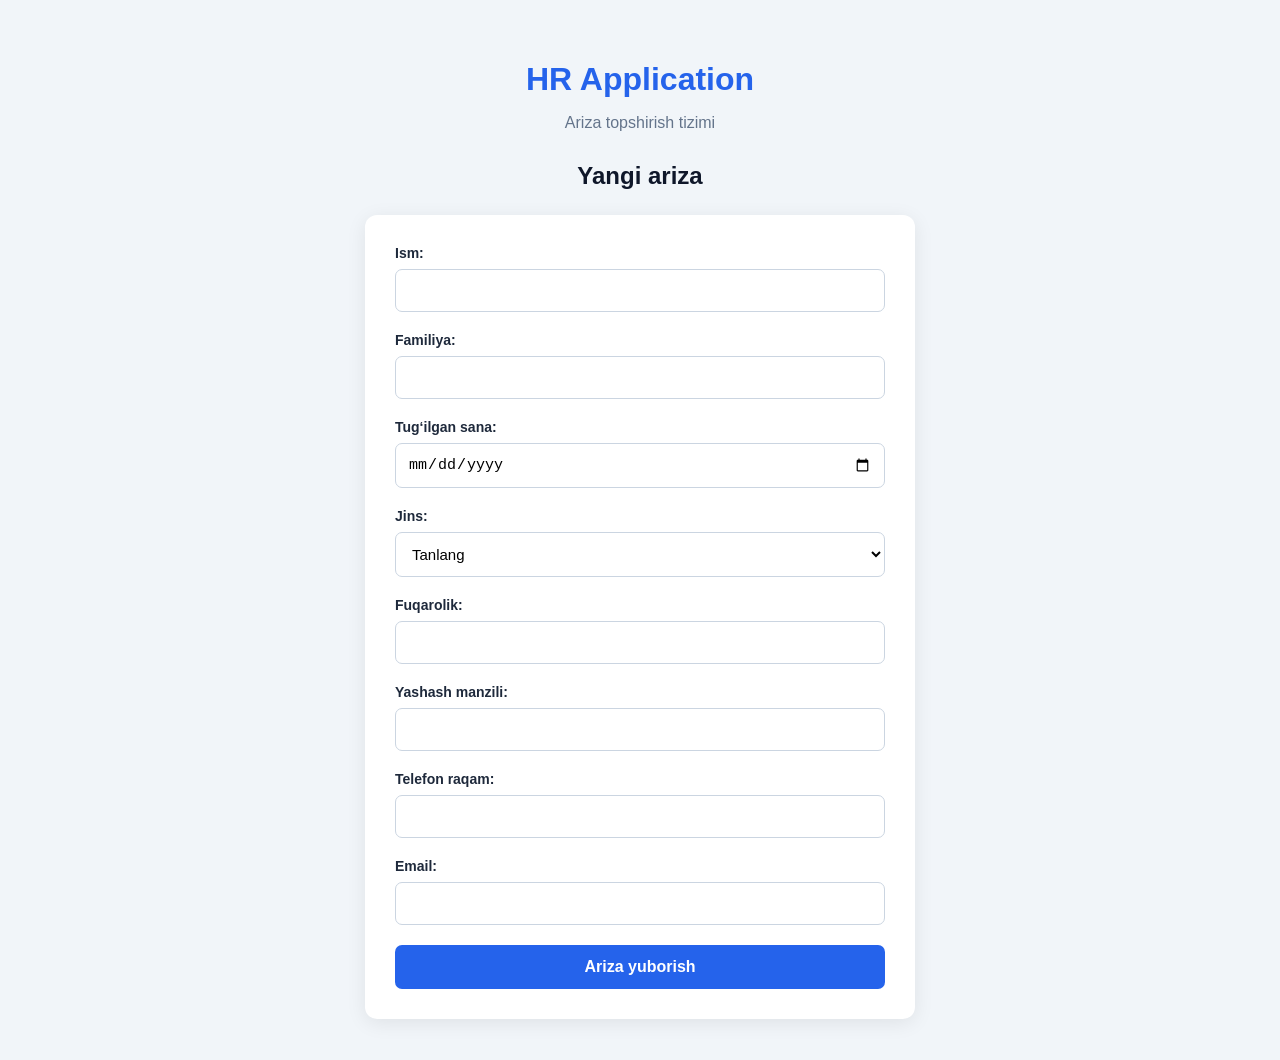
<file: frontend/index.html>
<!DOCTYPE html>
<html lang="uz">
<head>
    <meta charset="UTF-8">
    <meta name="viewport" content="width=device-width, initial-scale=1.0">
    <title>HR Application</title>
    <link rel="stylesheet" href="style.css">
</head>
<body>

    <h1>HR Application</h1>
    <p>Ariza topshirish tizimi</p>

    <h2>Yangi ariza</h2>

    <form id="application-form">
        <label for="first_name">Ism:</label>
        <input type="text" id="first_name" name="first_name" required>

        <br><br>

        <label for="last_name">Familiya:</label>
        <input type="text" id="last_name" name="last_name" required>

        <br><br>

        <label for="date_of_birth">Tug‘ilgan sana:</label>
        <input type="date" id="date_of_birth" name="date_of_birth" required>

        <br><br>

        <label for="gender">Jins:</label>
        <select id="gender" name="gender" required>
            <option value="">Tanlang</option>
            <option value="male">Erkak</option>
            <option value="female">Ayol</option>
        </select>

        <br><br>

        <label for="citizenship">Fuqarolik:</label>
        <input type="text" id="citizenship" name="citizenship" required>

        <br><br>

        <label for="residential_address">Yashash manzili:</label>
        <input type="text" id="residential_address" name="residential_address" required>

        <br><br>

        <label for="phone_number">Telefon raqam:</label>
        <input type="tel" id="phone_number" name="phone_number" required>

        <br><br>

        <label for="email">Email:</label>
        <input type="email" id="email" name="email" required>

        <br><br>
        <p id="message"></p>
        <button type="submit">Ariza yuborish</button>
<script src="script.js"></script>
</body>
</html>
</file>
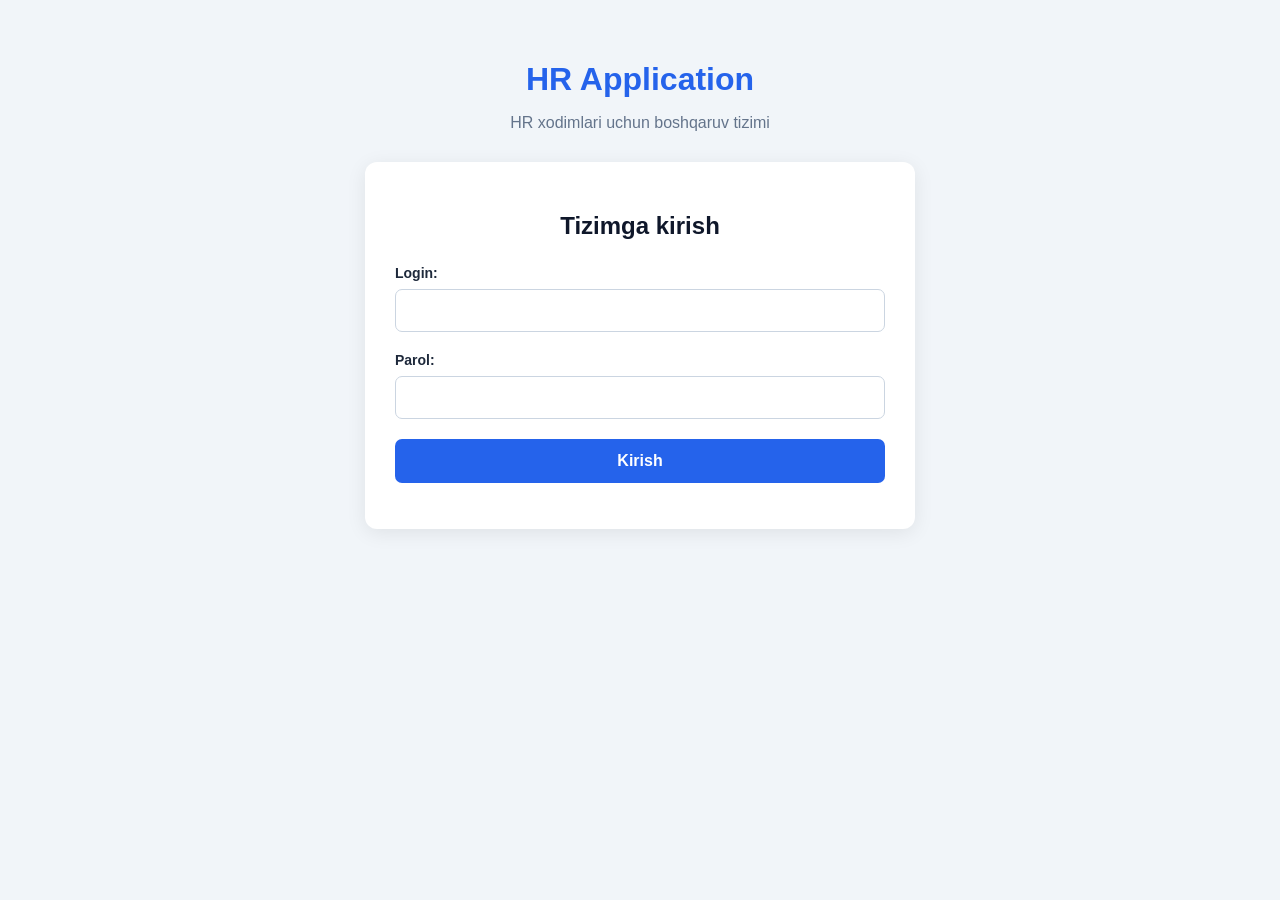
<file: frontend/hr-dashboard.html>
<!DOCTYPE html>
<html lang="uz">
<head>
    <meta charset="UTF-8">
    <meta name="viewport" content="width=device-width, initial-scale=1.0">
    <title>HR boshqaruv paneli</title>
    <link rel="stylesheet" href="style.css">
</head>
<body>
    <h1>HR boshqaruv paneli</h1>

    <p>Yuborilgan arizalar</p>

    <button id="logout-button">Tizimdan chiqish</button>

    <p id="message"></p>
    <div  class="table-container">
    <table border="1">
        <thead>
            <tr>
                <th>ID</th>
                <th>Ism</th>
                <th>Familiya</th>
                <th>Telefon</th>
                <th>Email</th>
                <th>Holat</th>
            </tr>
        </thead>
        <tbody id="applications-body"></tbody>
    </table>
    </div>
    <script src="hr-dashboard.js"></script>
</body>
</html>
</file>
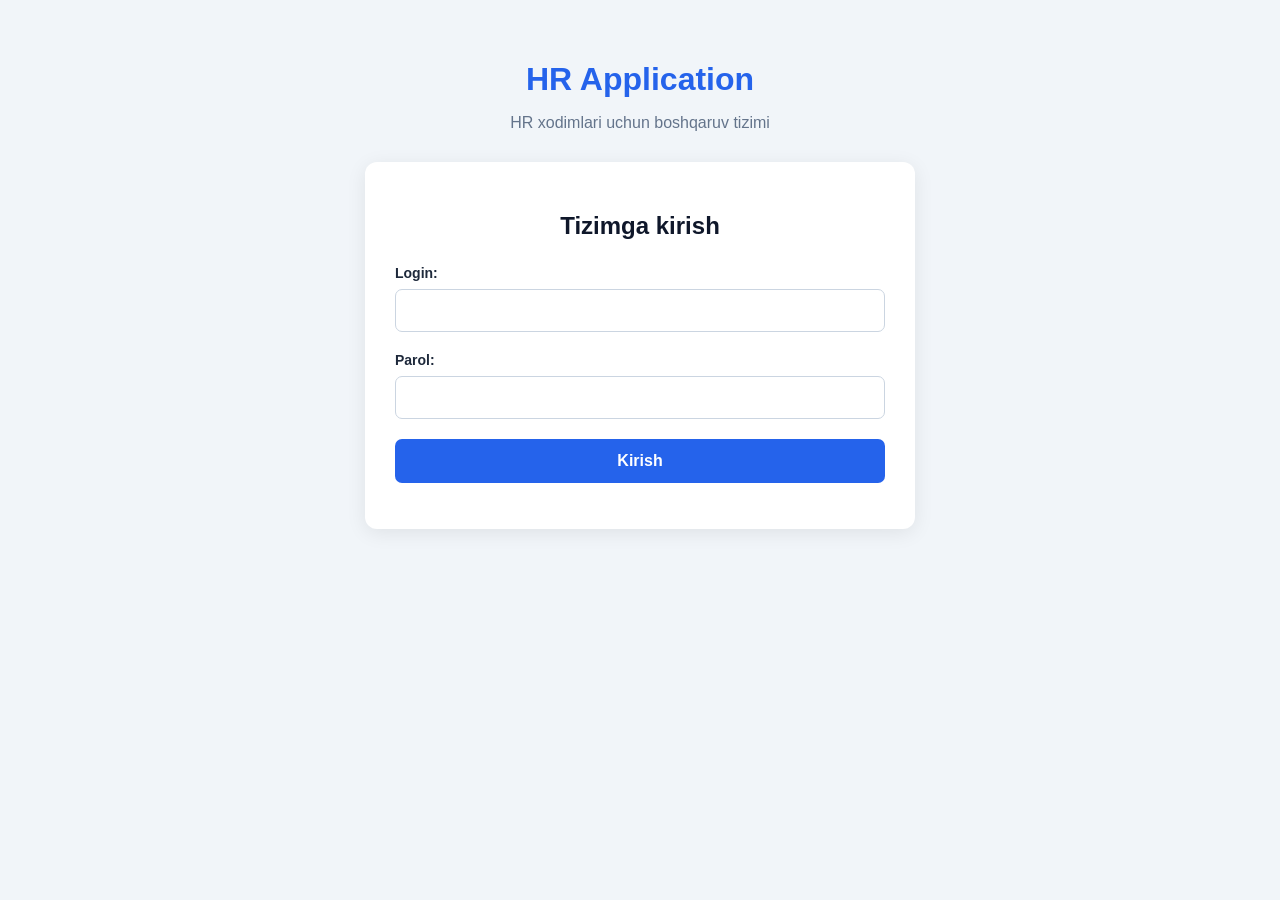
<file: frontend/hr-login.html>
<!DOCTYPE html>
<html lang="uz">
<head>
    <meta charset="UTF-8">
    <meta name="viewport" content="width=device-width, initial-scale=1.0">
    <title>HR tizimiga kirish</title>
    <link rel="stylesheet" href="style.css">
</head>
<body>

    <h1>HR Application</h1>
    <p>HR xodimlari uchun boshqaruv tizimi</p>

    <form id="login-form">
        <h2>Tizimga kirish</h2>

        <label for="username">Login:</label>
        <input
            type="text"
            id="username"
            name="username"
            required
        >

        <label for="password">Parol:</label>
        <input
            type="password"
            id="password"
            name="password"
            required
        >

        <button type="submit">Kirish</button>

        <p id="login-message"></p>
    </form>
<script src="hr-login.js"></script>
</body>
</html>
</file>
<file: frontend/style.css>
/* Butun sahifa */
* {
    box-sizing: border-box;
}

body {
    font-family: Arial, sans-serif;
    background-color: #f1f5f9;
    margin: 0;
    padding: 40px 20px;
    color: #1e293b;
}

/* Sahifa sarlavhasi */
h1 {
    text-align: center;
    color: #2563eb;
    margin-bottom: 10px;
}

body > p {
    text-align: center;
    color: #64748b;
    margin-bottom: 30px;
}

/* Forma sarlavhasi */
h2 {
    text-align: center;
    margin-bottom: 25px;
    color: #0f172a;
}

/* Forma joylashuvi */
form {
    max-width: 550px;
    margin: 0 auto;
    padding: 30px;
    background-color: white;
    border-radius: 12px;
    box-shadow: 0 4px 20px rgba(0, 0, 0, 0.08);
}

/* Label — maydon nomlari */
label {
    display: block;
    margin-bottom: 8px;
    font-weight: bold;
    font-size: 14px;
}

/* Input va select maydonlari */
input,
select {
    display: block;
    width: 100%;
    padding: 12px;
    margin-bottom: 20px;
    border: 1px solid #cbd5e1;
    border-radius: 7px;
    font-size: 15px;
    background-color: white;
}

/* Maydon tanlanganda */
input:focus,
select:focus {
    outline: none;
    border-color: #2563eb;
    box-shadow: 0 0 0 3px rgba(37, 99, 235, 0.12);
}

/* HTML dagi bo‘sh qatorlarni yashiramiz */
form br {
    display: none;
}

/* Yuborish tugmasi */
button {
    width: 100%;
    padding: 13px;
    background-color: #2563eb;
    color: white;
    border: none;
    border-radius: 7px;
    font-size: 16px;
    font-weight: bold;
    cursor: pointer;
    transition: background-color 0.2s;
}

/* Sichqoncha tugma ustiga kelganda */
button:hover {
    background-color: #1d4ed8;
}

/* Telefon kabi kichik ekranlar */
@media (max-width: 600px) {
    body {
        padding: 20px 12px;
    }

    form {
        padding: 20px;
    }
}

/* Arizalar jadvali */
#applications-table {
    width: 100%;
    max-width: 1000px;
    margin: 25px auto;
    border-collapse: collapse;
    background-color: white;
    border-radius: 8px;
    overflow: hidden;
}

#applications-table th,
#applications-table td {
    padding: 12px;
    text-align: left;
    border-bottom: 1px solid #e2e8f0;
}

#applications-table th {
    background-color: #2563eb;
    color: white;
}

#applications-table tbody tr:hover {
    background-color: #f1f5f9;
}

/* HR arizalar jadvali */
table {
    width: 100%;
    border-collapse: collapse;
    margin-top: 20px;
    background-color: #ffffff;
    border: 1px solid #cbd5e1;
    border-radius: 8px;
    overflow: hidden;
    font-family: Arial, sans-serif;
    font-size: 14px;
}

/* Jadval ustunlari */
thead {
    background-color: #1e293b;
    color: #ffffff;
}

th {
    padding: 14px 16px;
    text-align: left;
    font-weight: 600;
    white-space: nowrap;
    border: 1px solid #334155;
}

td {
    padding: 12px 16px;
    text-align: left;
    border: 1px solid #dbe2ea;
    color: #334155;
}

/* Har ikkinchi qatorni ajratish */
tbody tr:nth-child(even) {
    background-color: #f1f5f9;
}

tbody tr:nth-child(odd) {
    background-color: #ffffff;
}

/* Sichqoncha qator ustiga kelganda */
tbody tr:hover {
    background-color: #dbeafe;
}

/* Jadval kichik ekranda ham sig‘sin */
table {
    min-width: 800px;
}

body {
    overflow-x: auto;
}
</file>
